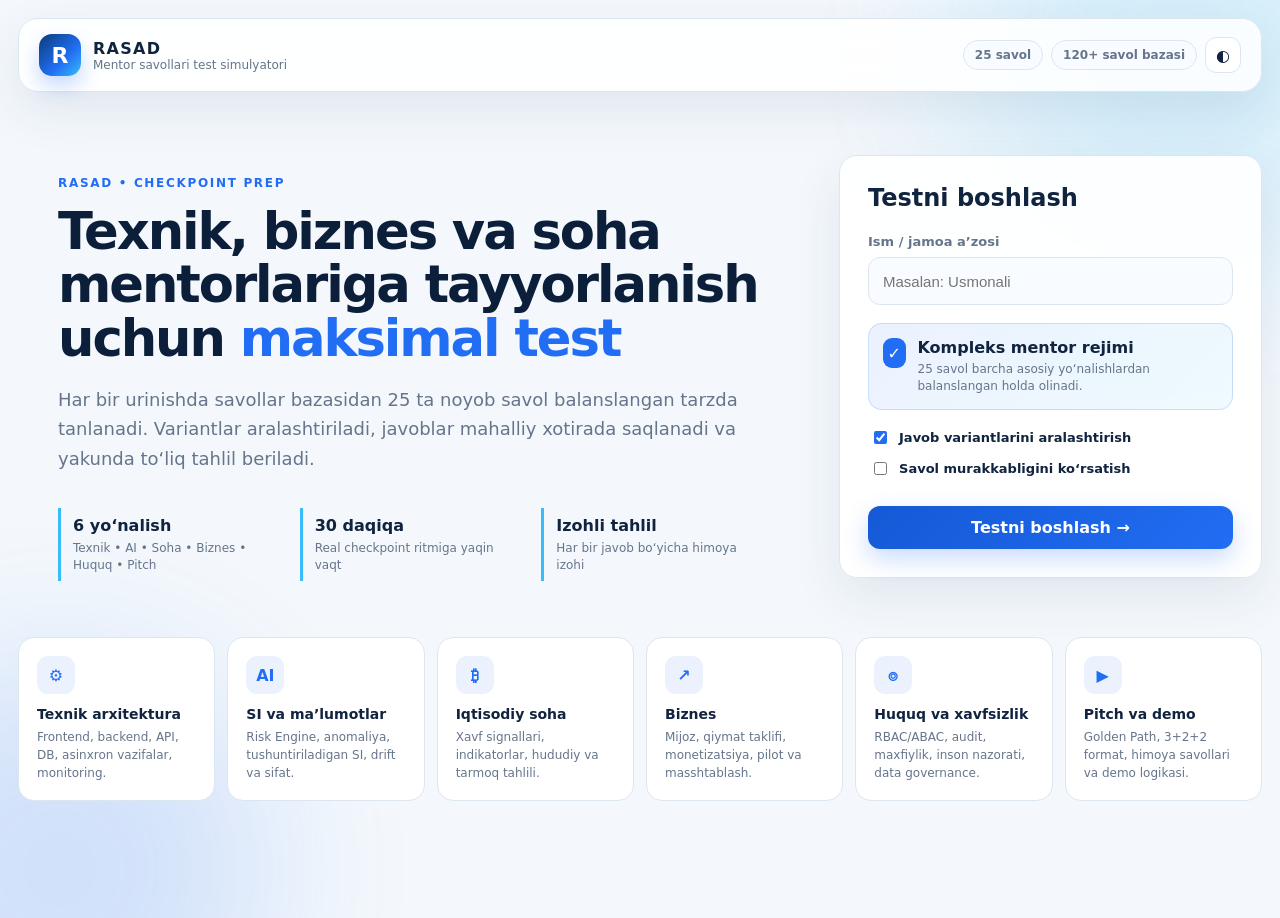
<file: Projects/National AI Hackathon/Rasad/RASAD_Mentor_Test_120Q/rasad_mentor_test/index.html>
<!doctype html>
<html lang="uz">
<head>
  <meta charset="utf-8" />
  <meta name="viewport" content="width=device-width, initial-scale=1" />
  <meta name="theme-color" content="#0b1f3a" />
  <title>RASAD — Mentor Test Simulator</title>
  <link rel="stylesheet" href="styles.css" />
</head>
<body>
  <div class="ambient a1"></div><div class="ambient a2"></div>
  <main class="app-shell">
    <header class="topbar">
      <div class="brand">
        <div class="logo">R</div>
        <div>
          <div class="brand-title">RASAD</div>
          <div class="brand-sub">Mentor savollari test simulyatori</div>
        </div>
      </div>
      <div class="top-meta">
        <span class="pill">25 savol</span>
        <span class="pill">120+ savol bazasi</span>
        <button id="themeBtn" class="icon-btn" title="Ko‘rinishni almashtirish">◐</button>
      </div>
    </header>

    <section id="startScreen" class="screen active">
      <div class="hero-grid">
        <div class="hero-copy">
          <span class="eyebrow">RASAD • CHECKPOINT PREP</span>
          <h1>Texnik, biznes va soha mentorlariga tayyorlanish uchun <span>maksimal test</span></h1>
          <p>Har bir urinishda savollar bazasidan 25 ta noyob savol balanslangan tarzda tanlanadi. Variantlar aralashtiriladi, javoblar mahalliy xotirada saqlanadi va yakunda to‘liq tahlil beriladi.</p>
          <div class="feature-row">
            <div class="feature"><b>6 yo‘nalish</b><span>Texnik • AI • Soha • Biznes • Huquq • Pitch</span></div>
            <div class="feature"><b>30 daqiqa</b><span>Real checkpoint ritmiga yaqin vaqt</span></div>
            <div class="feature"><b>Izohli tahlil</b><span>Har bir javob bo‘yicha himoya izohi</span></div>
          </div>
        </div>
        <div class="start-card glass">
          <h2>Testni boshlash</h2>
          <label>Ism / jamoa a’zosi
            <input id="candidateName" type="text" placeholder="Masalan: Usmonali" maxlength="60" />
          </label>
          <div class="mode-note">
            <div class="mode-icon">✓</div>
            <div><b>Kompleks mentor rejimi</b><span>25 savol barcha asosiy yo‘nalishlardan balanslangan holda olinadi.</span></div>
          </div>
          <label class="checkline"><input id="shuffleOptions" type="checkbox" checked /> Javob variantlarini aralashtirish</label>
          <label class="checkline"><input id="showDifficulty" type="checkbox" /> Savol murakkabligini ko‘rsatish</label>
          <button id="startBtn" class="primary-btn">Testni boshlash <span>→</span></button>
          <button id="resumeBtn" class="secondary-btn hidden">Davom ettirish</button>
        </div>
      </div>

      <div class="domains-grid">
        <article><div class="dicon">⚙</div><h3>Texnik arxitektura</h3><p>Frontend, backend, API, DB, asinxron vazifalar, monitoring.</p></article>
        <article><div class="dicon">AI</div><h3>SI va ma’lumotlar</h3><p>Risk Engine, anomaliya, tushuntiriladigan SI, drift va sifat.</p></article>
        <article><div class="dicon">₿</div><h3>Iqtisodiy soha</h3><p>Xavf signallari, indikatorlar, hududiy va tarmoq tahlili.</p></article>
        <article><div class="dicon">↗</div><h3>Biznes</h3><p>Mijoz, qiymat taklifi, monetizatsiya, pilot va masshtablash.</p></article>
        <article><div class="dicon">⌾</div><h3>Huquq va xavfsizlik</h3><p>RBAC/ABAC, audit, maxfiylik, inson nazorati, data governance.</p></article>
        <article><div class="dicon">▶</div><h3>Pitch va demo</h3><p>Golden Path, 3+2+2 format, himoya savollari va demo logikasi.</p></article>
      </div>
    </section>

    <section id="quizScreen" class="screen">
      <div class="quiz-layout">
        <aside class="quiz-side glass">
          <div class="side-head">
            <div>
              <span class="label">Qolgan vaqt</span>
              <div id="timer" class="timer">30:00</div>
            </div>
            <div class="circular-progress"><span id="progressPct">0%</span></div>
          </div>
          <div class="stat-mini"><span>Javob berildi</span><b id="answeredCount">0 / 25</b></div>
          <div class="stat-mini"><span>Belgilangan</span><b id="flaggedCount">0</b></div>
          <div class="palette-title">Savollar</div>
          <div id="questionPalette" class="question-palette"></div>
          <div class="legend">
            <span><i class="lg current"></i>Joriy</span>
            <span><i class="lg done"></i>Javobli</span>
            <span><i class="lg flag"></i>Belgilangan</span>
          </div>
          <button id="finishBtnSide" class="danger-ghost">Testni yakunlash</button>
        </aside>

        <section class="question-card glass">
          <div class="q-top">
            <div>
              <span id="categoryBadge" class="category-badge"></span>
              <span id="difficultyBadge" class="difficulty-badge hidden"></span>
            </div>
            <button id="flagBtn" class="flag-btn">☆ Belgilash</button>
          </div>
          <div class="q-number">Savol <b id="qNumber">1</b> / 25</div>
          <h2 id="questionText"></h2>
          <div id="optionsList" class="options-list"></div>
          <div class="q-actions">
            <button id="prevBtn" class="secondary-btn">← Oldingi</button>
            <div class="keyboard-tip">1–4: javob • ← →: navigatsiya • F: belgilash</div>
            <button id="nextBtn" class="primary-btn">Keyingi →</button>
          </div>
        </section>
      </div>
    </section>

    <section id="resultScreen" class="screen">
      <div class="result-hero glass">
        <div class="score-ring"><span id="scorePct">0%</span><small>natija</small></div>
        <div>
          <span class="eyebrow">TEST YAKUNLANDI</span>
          <h1 id="resultTitle">Natija</h1>
          <p id="resultSummary"></p>
          <div class="result-actions">
            <button id="newTestBtn" class="primary-btn">Yangi 25 savol</button>
            <button id="exportBtn" class="secondary-btn">Natijani CSV</button>
            <button id="printBtn" class="secondary-btn">Chop etish</button>
          </div>
        </div>
      </div>
      <div id="categoryResults" class="category-results"></div>
      <div class="review-head"><h2>Savollar tahlili</h2><div class="review-filter"><button data-filter="all" class="active">Barchasi</button><button data-filter="wrong">Xatolar</button><button data-filter="correct">To‘g‘ri</button><button data-filter="flagged">Belgilangan</button></div></div>
      <div id="reviewList" class="review-list"></div>
    </section>
  </main>

  <div id="confirmModal" class="modal hidden">
    <div class="modal-card glass">
      <h3>Testni yakunlaysizmi?</h3>
      <p id="finishModalText"></p>
      <div class="modal-actions"><button id="cancelFinish" class="secondary-btn">Davom etish</button><button id="confirmFinish" class="danger-btn">Yakunlash</button></div>
    </div>
  </div>

  <script src="app.js"></script>
</body>
</html>
</file>
<file: Projects/National AI Hackathon/Rasad/RASAD_Mentor_Test_120Q/rasad_mentor_test/styles.css>
:root{
  --bg:#f4f8fc;--surface:#ffffff;--surface2:#f8fbff;--navy:#0b1f3a;--blue:#216df3;--cyan:#38bdf8;--text:#10233f;--muted:#66758b;--border:#dbe6f0;--green:#2fa36b;--amber:#d99b22;--red:#d9534f;--shadow:0 18px 50px rgba(20,52,90,.09);--radius:18px;
}
body.dark{--bg:#07111f;--surface:#0d1a2b;--surface2:#112338;--navy:#eef6ff;--text:#eef6ff;--muted:#9fb2c9;--border:#243b55;--shadow:0 18px 50px rgba(0,0,0,.25)}
*{box-sizing:border-box}html{scroll-behavior:smooth}body{margin:0;font-family:Inter,ui-sans-serif,system-ui,-apple-system,"Segoe UI",sans-serif;background:var(--bg);color:var(--text);min-height:100vh}.ambient{position:fixed;border-radius:50%;filter:blur(80px);opacity:.16;pointer-events:none}.a1{width:440px;height:440px;background:#38bdf8;top:-180px;right:-120px}.a2{width:420px;height:420px;background:#216df3;bottom:-180px;left:-150px}.app-shell{width:min(1480px,calc(100% - 36px));margin:18px auto 50px;position:relative;z-index:1}.topbar{height:74px;display:flex;align-items:center;justify-content:space-between;border:1px solid var(--border);background:color-mix(in srgb,var(--surface) 88%,transparent);backdrop-filter:blur(18px);border-radius:20px;padding:0 20px;box-shadow:var(--shadow);position:sticky;top:12px;z-index:5}.brand{display:flex;align-items:center;gap:12px}.logo{width:42px;height:42px;border-radius:13px;display:grid;place-items:center;font-weight:900;font-size:22px;color:#fff;background:linear-gradient(135deg,#0b3b79,#216df3 60%,#38bdf8);box-shadow:0 10px 20px rgba(33,109,243,.25)}.brand-title{font-weight:900;letter-spacing:.08em}.brand-sub{font-size:12px;color:var(--muted)}.top-meta{display:flex;align-items:center;gap:8px}.pill,.category-badge,.difficulty-badge{display:inline-flex;align-items:center;border:1px solid var(--border);background:var(--surface2);border-radius:999px;padding:7px 11px;font-size:12px;font-weight:700;color:var(--muted)}.icon-btn{border:1px solid var(--border);background:var(--surface);color:var(--text);width:36px;height:36px;border-radius:11px;cursor:pointer}.screen{display:none;padding-top:24px}.screen.active{display:block}.hero-grid{display:grid;grid-template-columns:1.5fr .8fr;gap:28px;align-items:stretch}.hero-copy{padding:56px 40px 36px}.eyebrow{font-size:12px;font-weight:900;letter-spacing:.14em;color:var(--blue)}h1{font-size:clamp(34px,4vw,62px);line-height:1.04;margin:14px 0 20px;letter-spacing:-.04em;color:var(--navy)}h1 span{color:var(--blue)}.hero-copy>p{font-size:18px;line-height:1.65;color:var(--muted);max-width:850px}.feature-row{display:grid;grid-template-columns:repeat(3,1fr);gap:12px;margin-top:34px}.feature{border-left:3px solid var(--cyan);padding:8px 12px}.feature b{display:block;font-size:16px}.feature span{display:block;color:var(--muted);font-size:12px;margin-top:5px;line-height:1.4}.glass{border:1px solid var(--border);background:color-mix(in srgb,var(--surface) 92%,transparent);backdrop-filter:blur(18px);box-shadow:var(--shadow);border-radius:var(--radius)}.start-card{padding:28px;align-self:center}.start-card h2{margin:0 0 22px;font-size:24px}.start-card label{display:block;color:var(--muted);font-size:13px;font-weight:700}.start-card input[type=text]{width:100%;margin-top:8px;height:48px;border:1px solid var(--border);background:var(--surface2);border-radius:12px;padding:0 14px;color:var(--text);outline:none;font-size:15px}.start-card input[type=text]:focus{border-color:var(--blue);box-shadow:0 0 0 3px rgba(33,109,243,.12)}.mode-note{display:flex;gap:12px;background:linear-gradient(135deg,rgba(33,109,243,.09),rgba(56,189,248,.08));border:1px solid rgba(33,109,243,.18);padding:14px;border-radius:14px;margin:18px 0}.mode-icon{width:30px;height:30px;border-radius:9px;background:var(--blue);color:#fff;display:grid;place-items:center;font-weight:900}.mode-note b,.mode-note span{display:block}.mode-note span{font-size:12px;color:var(--muted);margin-top:4px;line-height:1.4}.checkline{display:flex!important;align-items:center;gap:9px;margin:12px 2px;color:var(--text)!important}.checkline input{accent-color:var(--blue)}button{font:inherit}.primary-btn,.secondary-btn,.danger-btn,.danger-ghost{border:0;border-radius:12px;padding:12px 16px;font-weight:800;cursor:pointer;transition:.2s}.primary-btn{background:linear-gradient(135deg,#1559d6,#216df3);color:#fff;box-shadow:0 10px 24px rgba(33,109,243,.24)}.primary-btn:hover{transform:translateY(-1px);box-shadow:0 14px 30px rgba(33,109,243,.3)}.secondary-btn{background:var(--surface2);color:var(--text);border:1px solid var(--border)}.danger-btn{background:var(--red);color:#fff}.danger-ghost{background:transparent;border:1px solid rgba(217,83,79,.35);color:var(--red);width:100%;margin-top:18px}.start-card>.primary-btn{width:100%;margin-top:16px}.start-card>.secondary-btn{width:100%;margin-top:9px}.hidden{display:none!important}.domains-grid{display:grid;grid-template-columns:repeat(6,1fr);gap:12px;margin-top:20px}.domains-grid article{background:var(--surface);border:1px solid var(--border);border-radius:16px;padding:18px;min-height:150px}.dicon{width:38px;height:38px;border-radius:11px;background:rgba(33,109,243,.09);color:var(--blue);display:grid;place-items:center;font-weight:900}.domains-grid h3{font-size:14px;margin:12px 0 6px}.domains-grid p{font-size:12px;color:var(--muted);line-height:1.5;margin:0}.quiz-layout{display:grid;grid-template-columns:300px 1fr;gap:20px;align-items:start}.quiz-side{padding:20px;position:sticky;top:102px}.side-head{display:flex;justify-content:space-between;align-items:center;border-bottom:1px solid var(--border);padding-bottom:16px}.label{font-size:11px;color:var(--muted);text-transform:uppercase;letter-spacing:.08em}.timer{font-size:28px;font-weight:900;color:var(--navy);font-variant-numeric:tabular-nums}.timer.warn{color:var(--red)}.circular-progress{width:58px;height:58px;border-radius:50%;display:grid;place-items:center;background:conic-gradient(var(--blue) var(--progress,0%),var(--border) 0);position:relative}.circular-progress::after{content:"";position:absolute;inset:6px;border-radius:50%;background:var(--surface)}.circular-progress span{position:relative;z-index:1;font-weight:900;font-size:12px}.stat-mini{display:flex;justify-content:space-between;padding:12px 0;border-bottom:1px solid var(--border);font-size:13px}.stat-mini span{color:var(--muted)}.palette-title{font-size:12px;font-weight:900;margin:18px 0 10px;text-transform:uppercase;letter-spacing:.08em}.question-palette{display:grid;grid-template-columns:repeat(5,1fr);gap:7px}.qdot{aspect-ratio:1;border-radius:9px;border:1px solid var(--border);background:var(--surface2);color:var(--text);font-weight:800;font-size:12px;cursor:pointer;position:relative}.qdot.current{border-color:var(--blue);box-shadow:0 0 0 2px rgba(33,109,243,.14)}.qdot.done{background:rgba(47,163,107,.12);border-color:rgba(47,163,107,.4);color:var(--green)}.qdot.flagged::after{content:"";position:absolute;width:6px;height:6px;background:var(--amber);border-radius:50%;right:3px;top:3px}.legend{display:grid;grid-template-columns:1fr 1fr;gap:7px;margin-top:12px;font-size:11px;color:var(--muted)}.legend span{display:flex;align-items:center;gap:6px}.lg{width:9px;height:9px;border-radius:3px;border:1px solid var(--border);display:inline-block}.lg.current{border-color:var(--blue)}.lg.done{background:rgba(47,163,107,.3)}.lg.flag{background:var(--amber);border-radius:50%}.question-card{padding:30px;min-height:650px}.q-top{display:flex;justify-content:space-between;align-items:center}.category-badge{background:rgba(33,109,243,.08);color:var(--blue);border-color:rgba(33,109,243,.18)}.difficulty-badge{margin-left:6px}.flag-btn{border:1px solid var(--border);background:var(--surface2);color:var(--muted);border-radius:11px;padding:9px 12px;cursor:pointer;font-weight:700}.flag-btn.active{color:#8a6300;border-color:rgba(217,155,34,.4);background:rgba(217,155,34,.11)}.q-number{color:var(--muted);font-size:13px;margin-top:34px}.question-card h2{font-size:clamp(23px,2.3vw,34px);line-height:1.35;margin:10px 0 26px;color:var(--navy);max-width:1000px}.options-list{display:grid;gap:12px}.option{display:grid;grid-template-columns:44px 1fr;align-items:center;gap:12px;border:1px solid var(--border);border-radius:14px;padding:14px 16px;background:var(--surface2);cursor:pointer;transition:.18s;text-align:left;color:var(--text)}.option:hover{border-color:rgba(33,109,243,.45);transform:translateX(2px)}.option.selected{border-color:var(--blue);background:rgba(33,109,243,.08);box-shadow:0 0 0 2px rgba(33,109,243,.08)}.option-key{width:34px;height:34px;border-radius:10px;background:var(--surface);border:1px solid var(--border);display:grid;place-items:center;font-weight:900}.option.selected .option-key{background:var(--blue);color:#fff;border-color:var(--blue)}.q-actions{display:flex;align-items:center;justify-content:space-between;margin-top:34px;border-top:1px solid var(--border);padding-top:20px}.keyboard-tip{font-size:11px;color:var(--muted)}.result-hero{padding:30px;display:flex;align-items:center;gap:28px}.score-ring{width:150px;height:150px;border-radius:50%;display:grid;place-items:center;align-content:center;background:conic-gradient(var(--green) var(--score,0%),var(--border) 0);position:relative;flex:0 0 auto}.score-ring::before{content:"";position:absolute;inset:12px;background:var(--surface);border-radius:50%}.score-ring span,.score-ring small{position:relative;z-index:1}.score-ring span{font-size:34px;font-weight:900}.score-ring small{color:var(--muted)}.result-hero h1{font-size:34px;margin:7px 0}.result-hero p{color:var(--muted);margin:0 0 15px}.result-actions{display:flex;gap:8px;flex-wrap:wrap}.category-results{display:grid;grid-template-columns:repeat(6,1fr);gap:12px;margin-top:18px}.cat-result{background:var(--surface);border:1px solid var(--border);border-radius:15px;padding:16px}.cat-result .bar{height:7px;background:var(--border);border-radius:99px;overflow:hidden;margin-top:12px}.cat-result .bar i{display:block;height:100%;background:var(--blue);border-radius:inherit}.cat-result b{font-size:24px}.cat-result span{display:block;color:var(--muted);font-size:11px;margin-top:4px}.review-head{display:flex;align-items:center;justify-content:space-between;margin-top:28px}.review-filter{display:flex;gap:6px}.review-filter button{border:1px solid var(--border);background:var(--surface);color:var(--muted);padding:8px 10px;border-radius:9px;cursor:pointer}.review-filter button.active{background:var(--blue);border-color:var(--blue);color:#fff}.review-list{display:grid;gap:12px}.review-item{background:var(--surface);border:1px solid var(--border);border-radius:15px;padding:18px;border-left:4px solid var(--border)}.review-item.correct{border-left-color:var(--green)}.review-item.wrong{border-left-color:var(--red)}.review-item h3{font-size:16px;margin:8px 0 14px}.review-meta{display:flex;gap:8px;align-items:center;flex-wrap:wrap;font-size:11px;color:var(--muted)}.answer-row{display:grid;grid-template-columns:120px 1fr;gap:10px;padding:8px 0;border-top:1px solid var(--border);font-size:13px}.answer-row b{color:var(--muted)}.explanation{margin-top:10px;padding:12px;border-radius:11px;background:rgba(33,109,243,.06);font-size:13px;line-height:1.55}.modal{position:fixed;inset:0;background:rgba(4,13,25,.55);display:grid;place-items:center;z-index:20;padding:20px}.modal-card{width:min(460px,100%);padding:24px}.modal-card h3{margin-top:0}.modal-card p{color:var(--muted)}.modal-actions{display:flex;justify-content:flex-end;gap:8px;margin-top:20px}
@media(max-width:1100px){.domains-grid,.category-results{grid-template-columns:repeat(3,1fr)}.hero-grid{grid-template-columns:1fr}.hero-copy{padding:30px 10px 10px}.quiz-layout{grid-template-columns:240px 1fr}}@media(max-width:800px){.app-shell{width:min(100% - 20px,1480px)}.top-meta .pill{display:none}.feature-row{grid-template-columns:1fr}.domains-grid,.category-results{grid-template-columns:repeat(2,1fr)}.quiz-layout{grid-template-columns:1fr}.quiz-side{position:static}.question-palette{grid-template-columns:repeat(10,1fr)}.q-actions{gap:8px}.keyboard-tip{display:none}.result-hero{align-items:flex-start;flex-direction:column}}@media(max-width:520px){.brand-sub{display:none}.domains-grid,.category-results{grid-template-columns:1fr}.question-card{padding:20px}.question-palette{grid-template-columns:repeat(5,1fr)}.q-actions{display:grid;grid-template-columns:1fr 1fr}.option{grid-template-columns:38px 1fr}.review-head{align-items:flex-start;flex-direction:column;gap:10px}.review-filter{flex-wrap:wrap}.answer-row{grid-template-columns:1fr}.score-ring{width:120px;height:120px}}
@media print{.topbar,.result-actions,.review-filter{display:none!important}.screen{display:none!important}#resultScreen{display:block!important;padding-top:0}.app-shell{width:100%;margin:0}.result-hero,.review-item,.cat-result{box-shadow:none;break-inside:avoid}.ambient{display:none}}
</file>
